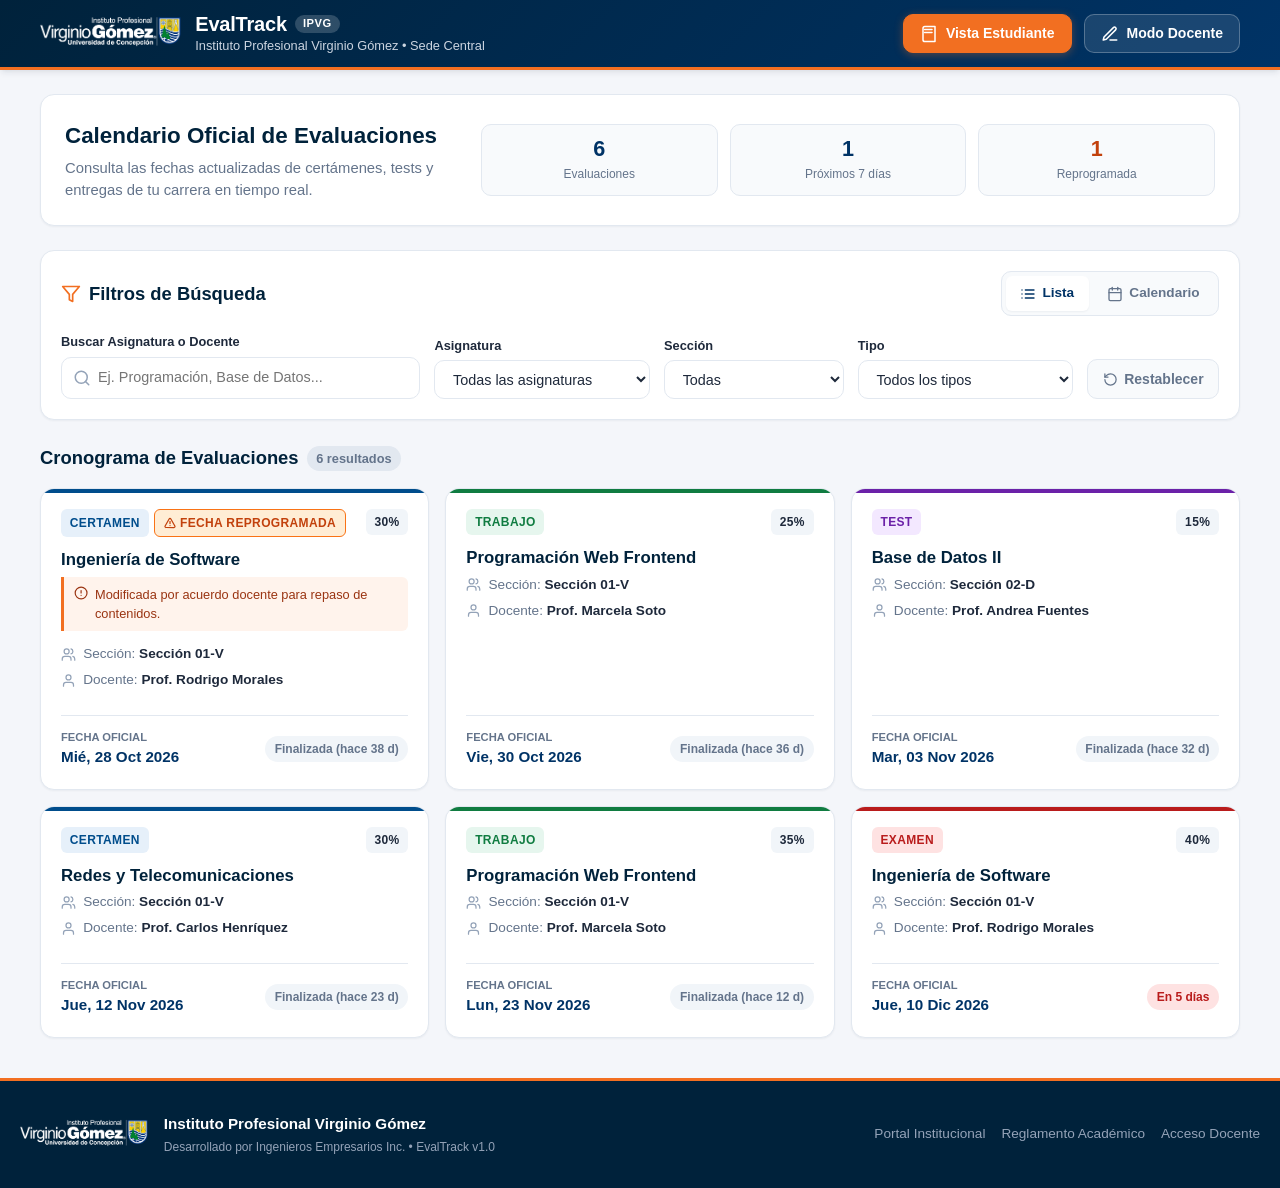
<file: index.html>
<!DOCTYPE html>
<html lang="es">
<head>
  <meta charset="UTF-8">
  <meta name="viewport" content="width=device-width, initial-scale=1.0">
  <meta name="description" content="EvalTrack - Calendario oficial y centralizado de evaluaciones para estudiantes del Instituto Profesional Virginio Gómez.">
  <title>EvalTrack | Portal Estudiante - IP Virginio Gómez</title>
  <link rel="stylesheet" href="css/styles.css">
</head>
<body>

  <!-- ======================================================================
       HEADER INSTITUCIONAL - IP VIRGINIO GÓMEZ
       ====================================================================== -->
  <header class="header-institucional">
    <div class="header-container">
      <div class="brand-section">
        <div class="brand-logo-icon" title="Instituto Profesional Virginio Gómez">
          <img src="logo-ipvg.png" alt="Instituto Profesional Virginio Gómez" class="logo-ipvg">
        </div>
        <div class="brand-text">
          <h1>
            EvalTrack
            <span class="badge-brand">IPVG</span>
          </h1>
          <p>Instituto Profesional Virginio Gómez &bull; Sede Central</p>
        </div>
      </div>

      <nav class="header-nav" aria-label="Navegación principal">
        <a href="index.html" class="nav-link-btn btn-active-role" aria-current="page">
          <svg width="18" height="18" viewBox="0 0 24 24" fill="none" stroke="currentColor" stroke-width="2" stroke-linecap="round" stroke-linejoin="round">
            <path d="M4 19.5v-15A2.5 2.5 0 0 1 6.5 2H20v20H6.5a2.5 2.5 0 0 1-2.5-2.5Z"/>
            <path d="M6 6h10"/>
            <path d="M6 10h10"/>
          </svg>
          <span>Vista Estudiante</span>
        </a>
        <a href="docente.html" class="nav-link-btn">
          <svg width="18" height="18" viewBox="0 0 24 24" fill="none" stroke="currentColor" stroke-width="2" stroke-linecap="round" stroke-linejoin="round">
            <path d="M12 20h9"/>
            <path d="M16.5 3.5a2.12 2.12 0 0 1 3 3L7 19l-4 1 1-4Z"/>
          </svg>
          <span>Modo Docente</span>
        </a>
      </nav>
    </div>
  </header>

  <!-- ======================================================================
       CONTENIDO PRINCIPAL
       ====================================================================== -->
  <main class="main-wrapper">
    
    <!-- Hero / Resumen del Semestre -->
    <section class="hero-banner" aria-labelledby="hero-title">
      <div class="hero-info">
        <h2 id="hero-title">Calendario Oficial de Evaluaciones</h2>
        <p>Consulta las fechas actualizadas de certámenes, tests y entregas de tu carrera en tiempo real.</p>
      </div>
      <div class="hero-stats">
        <div class="stat-card">
          <div class="stat-value">6</div>
          <div class="stat-label">Evaluaciones</div>
        </div>
        <div class="stat-card">
          <div class="stat-value">2</div>
          <div class="stat-label">Próximos 7 días</div>
        </div>
        <div class="stat-card">
          <div class="stat-value warning">1</div>
          <div class="stat-label">Reprogramada</div>
        </div>
      </div>
    </section>

    <!-- Barra de Filtros, Búsqueda y Selector de Vista (RF-02, RF-07) -->
    <section class="controls-card" aria-label="Filtros y opciones de visualización">
      <div class="controls-header">
        <div class="section-title-bar" style="margin-bottom: 0;">
          <h3>
            <svg width="20" height="20" viewBox="0 0 24 24" fill="none" stroke="currentColor" stroke-width="2" stroke-linecap="round" stroke-linejoin="round" style="color: var(--ipvg-orange);">
              <polygon points="22 3 2 3 10 12.46 10 19 14 21 14 12.46 22 3"/>
            </svg>
            Filtros de Búsqueda
          </h3>
        </div>

        <!-- Conmutador Lista / Calendario (RF-07) -->
        <div class="view-toggles" role="tablist" aria-label="Cambio de visualización">
          <button type="button" class="view-btn active" role="tab" aria-selected="true" id="btn-view-list">
            <svg width="16" height="16" viewBox="0 0 24 24" fill="none" stroke="currentColor" stroke-width="2" stroke-linecap="round" stroke-linejoin="round">
              <line x1="8" y1="6" x2="21" y2="6"/>
              <line x1="8" y1="12" x2="21" y2="12"/>
              <line x1="8" y1="18" x2="21" y2="18"/>
              <line x1="3" y1="6" x2="3.01" y2="6"/>
              <line x1="3" y1="12" x2="3.01" y2="12"/>
              <line x1="3" y1="18" x2="3.01" y2="18"/>
            </svg>
            <span>Lista</span>
          </button>
          <button type="button" class="view-btn" role="tab" aria-selected="false" id="btn-view-cal">
            <svg width="16" height="16" viewBox="0 0 24 24" fill="none" stroke="currentColor" stroke-width="2" stroke-linecap="round" stroke-linejoin="round">
              <rect x="3" y="4" width="18" height="18" rx="2" ry="2"/>
              <line x1="16" y1="2" x2="16" y2="6"/>
              <line x1="8" y1="2" x2="8" y2="6"/>
              <line x1="3" y1="10" x2="21" y2="10"/>
            </svg>
            <span>Calendario</span>
          </button>
        </div>
      </div>

      <!-- Formulario de Filtros Dinámicos -->
      <form class="filter-grid" id="filter-form" onsubmit="return false;">
        <!-- Buscador por texto -->
        <div class="form-group">
          <label for="search-input" class="form-label">Buscar Asignatura o Docente</label>
          <div class="input-with-icon">
            <svg viewBox="0 0 24 24" fill="none" stroke="currentColor" stroke-width="2" stroke-linecap="round" stroke-linejoin="round">
              <circle cx="11" cy="11" r="8"/>
              <line x1="21" y1="21" x2="16.65" y2="16.65"/>
            </svg>
            <input type="text" id="search-input" class="input-control" placeholder="Ej. Programación, Base de Datos...">
          </div>
        </div>

        <!-- Filtro por Asignatura -->
        <div class="form-group">
          <label for="filter-asignatura" class="form-label">Asignatura</label>
          <select id="filter-asignatura" class="select-control">
            <option value="all">Todas las asignaturas</option>
            <option value="Ingeniería de Software">Ingeniería de Software</option>
            <option value="Programación Web Frontend">Programación Web Frontend</option>
            <option value="Base de Datos II">Base de Datos II</option>
            <option value="Redes y Telecomunicaciones">Redes y Telecomunicaciones</option>
          </select>
        </div>

        <!-- Filtro por Sección -->
        <div class="form-group">
          <label for="filter-seccion" class="form-label">Sección</label>
          <select id="filter-seccion" class="select-control">
            <option value="all">Todas</option>
            <option value="Sección 01-V">Sección 01-V</option>
            <option value="Sección 02-D">Sección 02-D</option>
          </select>
        </div>

        <!-- Filtro por Tipo de Evaluación -->
        <div class="form-group">
          <label for="filter-tipo" class="form-label">Tipo</label>
          <select id="filter-tipo" class="select-control">
            <option value="all">Todos los tipos</option>
            <option value="Certamen">Certamen</option>
            <option value="Trabajo">Trabajo / Proyecto</option>
            <option value="Test">Test Corto</option>
            <option value="Examen">Examen</option>
          </select>
        </div>

        <!-- Botón para limpiar filtros -->
        <div class="form-group">
          <button type="button" class="btn-secondary" id="btn-reset-filters">
            <svg width="15" height="15" viewBox="0 0 24 24" fill="none" stroke="currentColor" stroke-width="2" stroke-linecap="round" stroke-linejoin="round">
              <path d="M3 12a9 9 0 1 0 9-9 9.75 9.75 0 0 0-6.74 2.74L3 8"/>
              <path d="M3 3v5h5"/>
            </svg>
            <span>Restablecer</span>
          </button>
        </div>
      </form>
    </section>

    <!-- ======================================================================
         VISTA 1: LISTADO EN TARJETAS CRONOLÓGICAS (RF-01, RF-03)
         ====================================================================== -->
    <section class="eval-section" id="view-cards-container" aria-labelledby="list-title">
      <div class="section-title-bar">
        <h3 id="list-title">
          <span>Cronograma de Evaluaciones</span>
          <span class="eval-counter">6 resultados</span>
        </h3>
      </div>

      <div class="eval-cards-grid">

        <!-- Tarjeta 1: Certamen (Reprogramada - RF-03) -->
        <article class="eval-card tipo-certamen">
          <div>
            <div class="card-top">
              <div class="badges-group">
                <span class="badge badge-tipo-certamen">Certamen 1</span>
                <!-- Indicador visual de reprogramación -->
                <span class="badge badge-reprogramada">
                  <svg width="12" height="12" viewBox="0 0 24 24" fill="none" stroke="currentColor" stroke-width="2.5" stroke-linecap="round" stroke-linejoin="round">
                    <path d="m21.73 18-8-14a2 2 0 0 0-3.48 0l-8 14A2 2 0 0 0 4 21h16a2 2 0 0 0 1.73-3Z"/>
                    <line x1="12" y1="9" x2="12" y2="13"/>
                    <line x1="12" y1="17" x2="12.01" y2="17"/>
                  </svg>
                  Fecha Reprogramada
                </span>
              </div>
              <span class="badge badge-ponderacion">30%</span>
            </div>

            <h4 class="card-title">Ingeniería de Software</h4>

            <!-- Mensaje de aviso de reprogramación para el estudiante -->
            <div class="reprogramada-notice">
              <svg width="16" height="16" viewBox="0 0 24 24" fill="none" stroke="currentColor" stroke-width="2" stroke-linecap="round" stroke-linejoin="round">
                <circle cx="12" cy="12" r="10"/>
                <line x1="12" y1="8" x2="12" y2="12"/>
                <line x1="12" y1="16" x2="12.01" y2="16"/>
              </svg>
              <span>Atención: Modificada del 24 de Octubre al 28 de Octubre por acuerdo docente.</span>
            </div>

            <div class="card-meta-list">
              <div class="meta-item">
                <svg viewBox="0 0 24 24" fill="none" stroke="currentColor" stroke-width="2" stroke-linecap="round" stroke-linejoin="round">
                  <path d="M16 21v-2a4 4 0 0 0-4-4H6a4 4 0 0 0-4 4v2"/>
                  <circle cx="9" cy="7" r="4"/>
                  <path d="M22 21v-2a4 4 0 0 0-3-3.87"/>
                  <path d="M16 3.13a4 4 0 0 1 0 7.75"/>
                </svg>
                <span>Sección: <strong>Sección 01-V</strong></span>
              </div>
              <div class="meta-item">
                <svg viewBox="0 0 24 24" fill="none" stroke="currentColor" stroke-width="2" stroke-linecap="round" stroke-linejoin="round">
                  <path d="M20 21v-2a4 4 0 0 0-4-4H8a4 4 0 0 0-4 4v2"/>
                  <circle cx="12" cy="7" r="4"/>
                </svg>
                <span>Docente: <strong>Prof. Rodrigo Morales</strong></span>
              </div>
            </div>
          </div>

          <div class="card-footer-info">
            <div class="fecha-box">
              <span class="fecha-label">Fecha Oficial</span>
              <span class="fecha-valor">Mié, 28 Oct 2026</span>
            </div>
            <div class="dias-restantes-pill urgente">En 6 días</div>
          </div>
        </article>

        <!-- Tarjeta 2: Trabajo Práctico -->
        <article class="eval-card tipo-trabajo">
          <div>
            <div class="card-top">
              <div class="badges-group">
                <span class="badge badge-tipo-trabajo">Trabajo 1</span>
              </div>
              <span class="badge badge-ponderacion">25%</span>
            </div>

            <h4 class="card-title">Programación Web Frontend</h4>

            <div class="card-meta-list">
              <div class="meta-item">
                <svg viewBox="0 0 24 24" fill="none" stroke="currentColor" stroke-width="2" stroke-linecap="round" stroke-linejoin="round">
                  <path d="M16 21v-2a4 4 0 0 0-4-4H6a4 4 0 0 0-4 4v2"/>
                  <circle cx="9" cy="7" r="4"/>
                  <path d="M22 21v-2a4 4 0 0 0-3-3.87"/>
                  <path d="M16 3.13a4 4 0 0 1 0 7.75"/>
                </svg>
                <span>Sección: <strong>Sección 01-V</strong></span>
              </div>
              <div class="meta-item">
                <svg viewBox="0 0 24 24" fill="none" stroke="currentColor" stroke-width="2" stroke-linecap="round" stroke-linejoin="round">
                  <path d="M20 21v-2a4 4 0 0 0-4-4H8a4 4 0 0 0-4 4v2"/>
                  <circle cx="12" cy="7" r="4"/>
                </svg>
                <span>Docente: <strong>Prof. Marcela Soto</strong></span>
              </div>
            </div>
          </div>

          <div class="card-footer-info">
            <div class="fecha-box">
              <span class="fecha-label">Fecha Oficial</span>
              <span class="fecha-valor">Vie, 30 Oct 2026</span>
            </div>
            <div class="dias-restantes-pill proximo">En 8 días</div>
          </div>
        </article>

        <!-- Tarjeta 3: Test Corto -->
        <article class="eval-card tipo-test">
          <div>
            <div class="card-top">
              <div class="badges-group">
                <span class="badge badge-tipo-test">Test 2</span>
              </div>
              <span class="badge badge-ponderacion">15%</span>
            </div>

            <h4 class="card-title">Base de Datos II</h4>

            <div class="card-meta-list">
              <div class="meta-item">
                <svg viewBox="0 0 24 24" fill="none" stroke="currentColor" stroke-width="2" stroke-linecap="round" stroke-linejoin="round">
                  <path d="M16 21v-2a4 4 0 0 0-4-4H6a4 4 0 0 0-4 4v2"/>
                  <circle cx="9" cy="7" r="4"/>
                  <path d="M22 21v-2a4 4 0 0 0-3-3.87"/>
                  <path d="M16 3.13a4 4 0 0 1 0 7.75"/>
                </svg>
                <span>Sección: <strong>Sección 02-D</strong></span>
              </div>
              <div class="meta-item">
                <svg viewBox="0 0 24 24" fill="none" stroke="currentColor" stroke-width="2" stroke-linecap="round" stroke-linejoin="round">
                  <path d="M20 21v-2a4 4 0 0 0-4-4H8a4 4 0 0 0-4 4v2"/>
                  <circle cx="12" cy="7" r="4"/>
                </svg>
                <span>Docente: <strong>Prof. Andrea Fuentes</strong></span>
              </div>
            </div>
          </div>

          <div class="card-footer-info">
            <div class="fecha-box">
              <span class="fecha-label">Fecha Oficial</span>
              <span class="fecha-valor">Mar, 03 Nov 2026</span>
            </div>
            <div class="dias-restantes-pill">En 12 días</div>
          </div>
        </article>

        <!-- Tarjeta 4: Certamen 2 -->
        <article class="eval-card tipo-certamen">
          <div>
            <div class="card-top">
              <div class="badges-group">
                <span class="badge badge-tipo-certamen">Certamen 2</span>
              </div>
              <span class="badge badge-ponderacion">30%</span>
            </div>

            <h4 class="card-title">Redes y Telecomunicaciones</h4>

            <div class="card-meta-list">
              <div class="meta-item">
                <svg viewBox="0 0 24 24" fill="none" stroke="currentColor" stroke-width="2" stroke-linecap="round" stroke-linejoin="round">
                  <path d="M16 21v-2a4 4 0 0 0-4-4H6a4 4 0 0 0-4 4v2"/>
                  <circle cx="9" cy="7" r="4"/>
                  <path d="M22 21v-2a4 4 0 0 0-3-3.87"/>
                  <path d="M16 3.13a4 4 0 0 1 0 7.75"/>
                </svg>
                <span>Sección: <strong>Sección 01-V</strong></span>
              </div>
              <div class="meta-item">
                <svg viewBox="0 0 24 24" fill="none" stroke="currentColor" stroke-width="2" stroke-linecap="round" stroke-linejoin="round">
                  <path d="M20 21v-2a4 4 0 0 0-4-4H8a4 4 0 0 0-4 4v2"/>
                  <circle cx="12" cy="7" r="4"/>
                </svg>
                <span>Docente: <strong>Prof. Carlos Henríquez</strong></span>
              </div>
            </div>
          </div>

          <div class="card-footer-info">
            <div class="fecha-box">
              <span class="fecha-label">Fecha Oficial</span>
              <span class="fecha-valor">Jue, 12 Nov 2026</span>
            </div>
            <div class="dias-restantes-pill">En 21 días</div>
          </div>
        </article>

        <!-- Tarjeta 5: Trabajo Final -->
        <article class="eval-card tipo-trabajo">
          <div>
            <div class="card-top">
              <div class="badges-group">
                <span class="badge badge-tipo-trabajo">Trabajo Final</span>
              </div>
              <span class="badge badge-ponderacion">35%</span>
            </div>

            <h4 class="card-title">Programación Web Frontend</h4>

            <div class="card-meta-list">
              <div class="meta-item">
                <svg viewBox="0 0 24 24" fill="none" stroke="currentColor" stroke-width="2" stroke-linecap="round" stroke-linejoin="round">
                  <path d="M16 21v-2a4 4 0 0 0-4-4H6a4 4 0 0 0-4 4v2"/>
                  <circle cx="9" cy="7" r="4"/>
                  <path d="M22 21v-2a4 4 0 0 0-3-3.87"/>
                  <path d="M16 3.13a4 4 0 0 1 0 7.75"/>
                </svg>
                <span>Sección: <strong>Sección 01-V</strong></span>
              </div>
              <div class="meta-item">
                <svg viewBox="0 0 24 24" fill="none" stroke="currentColor" stroke-width="2" stroke-linecap="round" stroke-linejoin="round">
                  <path d="M20 21v-2a4 4 0 0 0-4-4H8a4 4 0 0 0-4 4v2"/>
                  <circle cx="12" cy="7" r="4"/>
                </svg>
                <span>Docente: <strong>Prof. Marcela Soto</strong></span>
              </div>
            </div>
          </div>

          <div class="card-footer-info">
            <div class="fecha-box">
              <span class="fecha-label">Fecha Oficial</span>
              <span class="fecha-valor">Lun, 23 Nov 2026</span>
            </div>
            <div class="dias-restantes-pill">En 32 días</div>
          </div>
        </article>

        <!-- Tarjeta 6: Examen Final -->
        <article class="eval-card tipo-examen">
          <div>
            <div class="card-top">
              <div class="badges-group">
                <span class="badge badge-tipo-examen">Examen</span>
              </div>
              <span class="badge badge-ponderacion">40%</span>
            </div>

            <h4 class="card-title">Ingeniería de Software</h4>

            <div class="card-meta-list">
              <div class="meta-item">
                <svg viewBox="0 0 24 24" fill="none" stroke="currentColor" stroke-width="2" stroke-linecap="round" stroke-linejoin="round">
                  <path d="M16 21v-2a4 4 0 0 0-4-4H6a4 4 0 0 0-4 4v2"/>
                  <circle cx="9" cy="7" r="4"/>
                  <path d="M22 21v-2a4 4 0 0 0-3-3.87"/>
                  <path d="M16 3.13a4 4 0 0 1 0 7.75"/>
                </svg>
                <span>Sección: <strong>Sección 01-V</strong></span>
              </div>
              <div class="meta-item">
                <svg viewBox="0 0 24 24" fill="none" stroke="currentColor" stroke-width="2" stroke-linecap="round" stroke-linejoin="round">
                  <path d="M20 21v-2a4 4 0 0 0-4-4H8a4 4 0 0 0-4 4v2"/>
                  <circle cx="12" cy="7" r="4"/>
                </svg>
                <span>Docente: <strong>Prof. Rodrigo Morales</strong></span>
              </div>
            </div>
          </div>

          <div class="card-footer-info">
            <div class="fecha-box">
              <span class="fecha-label">Fecha Oficial</span>
              <span class="fecha-valor">Jue, 10 Dic 2026</span>
            </div>
            <div class="dias-restantes-pill">En 49 días</div>
          </div>
        </article>

      </div>
    </section>

    <!-- ======================================================================
         VISTA 2: CALENDARIO MENSUAL (RF-07)
         ====================================================================== -->
    <section class="calendar-view-container" id="view-calendar-container" aria-label="Vista de calendario mensual" style="display: none;">
      <div class="calendar-header">
        <div class="calendar-title-group">
          <svg width="24" height="24" viewBox="0 0 24 24" fill="none" stroke="currentColor" stroke-width="2" stroke-linecap="round" stroke-linejoin="round" style="color: var(--ipvg-blue-primary);">
            <rect x="3" y="4" width="18" height="18" rx="2" ry="2"/>
            <line x1="16" y1="2" x2="16" y2="6"/>
            <line x1="8" y1="2" x2="8" y2="6"/>
            <line x1="3" y1="10" x2="21" y2="10"/>
          </svg>
          <h3 class="calendar-month-title">Octubre 2026</h3>
        </div>

        <div class="calendar-nav-controls">
          <button type="button" class="cal-nav-btn" aria-label="Mes anterior">&larr; Anterior</button>
          <button type="button" class="cal-nav-btn" aria-label="Mes actual">Hoy</button>
          <button type="button" class="cal-nav-btn" aria-label="Mes siguiente">Siguiente &rarr;</button>
        </div>
      </div>

      <!-- Cuadrícula 7 Columnas (Lunes a Domingo) -->
      <div class="calendar-grid">
        <!-- Cabeceras de días -->
        <div class="calendar-day-header">Lun</div>
        <div class="calendar-day-header">Mar</div>
        <div class="calendar-day-header">Mié</div>
        <div class="calendar-day-header">Jue</div>
        <div class="calendar-day-header">Vie</div>
        <div class="calendar-day-header">Sáb</div>
        <div class="calendar-day-header">Dom</div>

        <!-- Fila 1 (Sept/Oct) -->
        <div class="calendar-day-cell other-month"><span class="day-number">28</span></div>
        <div class="calendar-day-cell other-month"><span class="day-number">29</span></div>
        <div class="calendar-day-cell other-month"><span class="day-number">30</span></div>
        <div class="calendar-day-cell"><span class="day-number">1</span></div>
        <div class="calendar-day-cell"><span class="day-number">2</span></div>
        <div class="calendar-day-cell"><span class="day-number">3</span></div>
        <div class="calendar-day-cell"><span class="day-number">4</span></div>

        <!-- Fila 2 -->
        <div class="calendar-day-cell"><span class="day-number">5</span></div>
        <div class="calendar-day-cell"><span class="day-number">6</span></div>
        <div class="calendar-day-cell"><span class="day-number">7</span></div>
        <div class="calendar-day-cell"><span class="day-number">8</span></div>
        <div class="calendar-day-cell"><span class="day-number">9</span></div>
        <div class="calendar-day-cell"><span class="day-number">10</span></div>
        <div class="calendar-day-cell"><span class="day-number">11</span></div>

        <!-- Fila 3 -->
        <div class="calendar-day-cell"><span class="day-number">12</span></div>
        <div class="calendar-day-cell"><span class="day-number">13</span></div>
        <div class="calendar-day-cell"><span class="day-number">14</span></div>
        <div class="calendar-day-cell"><span class="day-number">15</span></div>
        <div class="calendar-day-cell"><span class="day-number">16</span></div>
        <div class="calendar-day-cell"><span class="day-number">17</span></div>
        <div class="calendar-day-cell"><span class="day-number">18</span></div>

        <!-- Fila 4 -->
        <div class="calendar-day-cell"><span class="day-number">19</span></div>
        <div class="calendar-day-cell"><span class="day-number">20</span></div>
        <div class="calendar-day-cell"><span class="day-number">21</span></div>
        <!-- Día de hoy -->
        <div class="calendar-day-cell is-today">
          <div class="day-cell-top">
            <span class="day-number">22</span>
            <small style="font-size: 0.65rem; color: #16a34a; font-weight:700;">HOY</small>
          </div>
        </div>
        <div class="calendar-day-cell"><span class="day-number">23</span></div>
        <div class="calendar-day-cell"><span class="day-number">24</span></div>
        <div class="calendar-day-cell"><span class="day-number">25</span></div>

        <!-- Fila 5 -->
        <div class="calendar-day-cell"><span class="day-number">26</span></div>
        <div class="calendar-day-cell"><span class="day-number">27</span></div>
        <div class="calendar-day-cell">
          <div class="day-cell-top">
            <span class="day-number">28</span>
          </div>
          <div class="day-events">
            <span class="cal-event-pill tipo-certamen reprogramada" title="Ing. de Software (Reprogramado)">
              &#9888; Certamen 1 (Ing. Soft.)
            </span>
          </div>
        </div>
        <div class="calendar-day-cell"><span class="day-number">29</span></div>
        <div class="calendar-day-cell">
          <div class="day-cell-top">
            <span class="day-number">30</span>
          </div>
          <div class="day-events">
            <span class="cal-event-pill tipo-trabajo" title="Programación Web Frontend">
              Trabajo 1 (Prog. Web)
            </span>
          </div>
        </div>
        <div class="calendar-day-cell"><span class="day-number">31</span></div>
        <div class="calendar-day-cell other-month"><span class="day-number">1</span></div>
      </div>
    </section>

  </main>

  <!-- ======================================================================
       FOOTER INSTITUCIONAL
       ====================================================================== -->
  <footer class="footer-institucional">
    <div class="footer-container">
      <div class="footer-brand">
        <div class="footer-logo-container" title="Instituto Profesional Virginio Gómez">
          <img src="logo-ipvg.png" alt="Instituto Profesional Virginio Gómez" class="footer-logo-ipvg">
        </div>
        <div class="footer-text">
          <strong>Instituto Profesional Virginio Gómez</strong>
          <p>Desarrollado por Ingenieros Empresarios Inc. &bull; EvalTrack v1.0</p>
        </div>
      </div>

      <nav class="footer-links" aria-label="Enlaces institucionales">
        <a href="https://www.virginiogomez.cl" target="_blank" rel="noopener">Portal Institucional</a>
        <a href="#">Reglamento Académico</a>
        <a href="docente.html">Acceso Docente</a>
      </nav>
    </div>
  </footer>

  <!-- Script con la lógica de negocio, persistencia y filtros de EvalTrack -->
  <script src="js/evaltrack.js"></script>
</body>
</html>
</file>
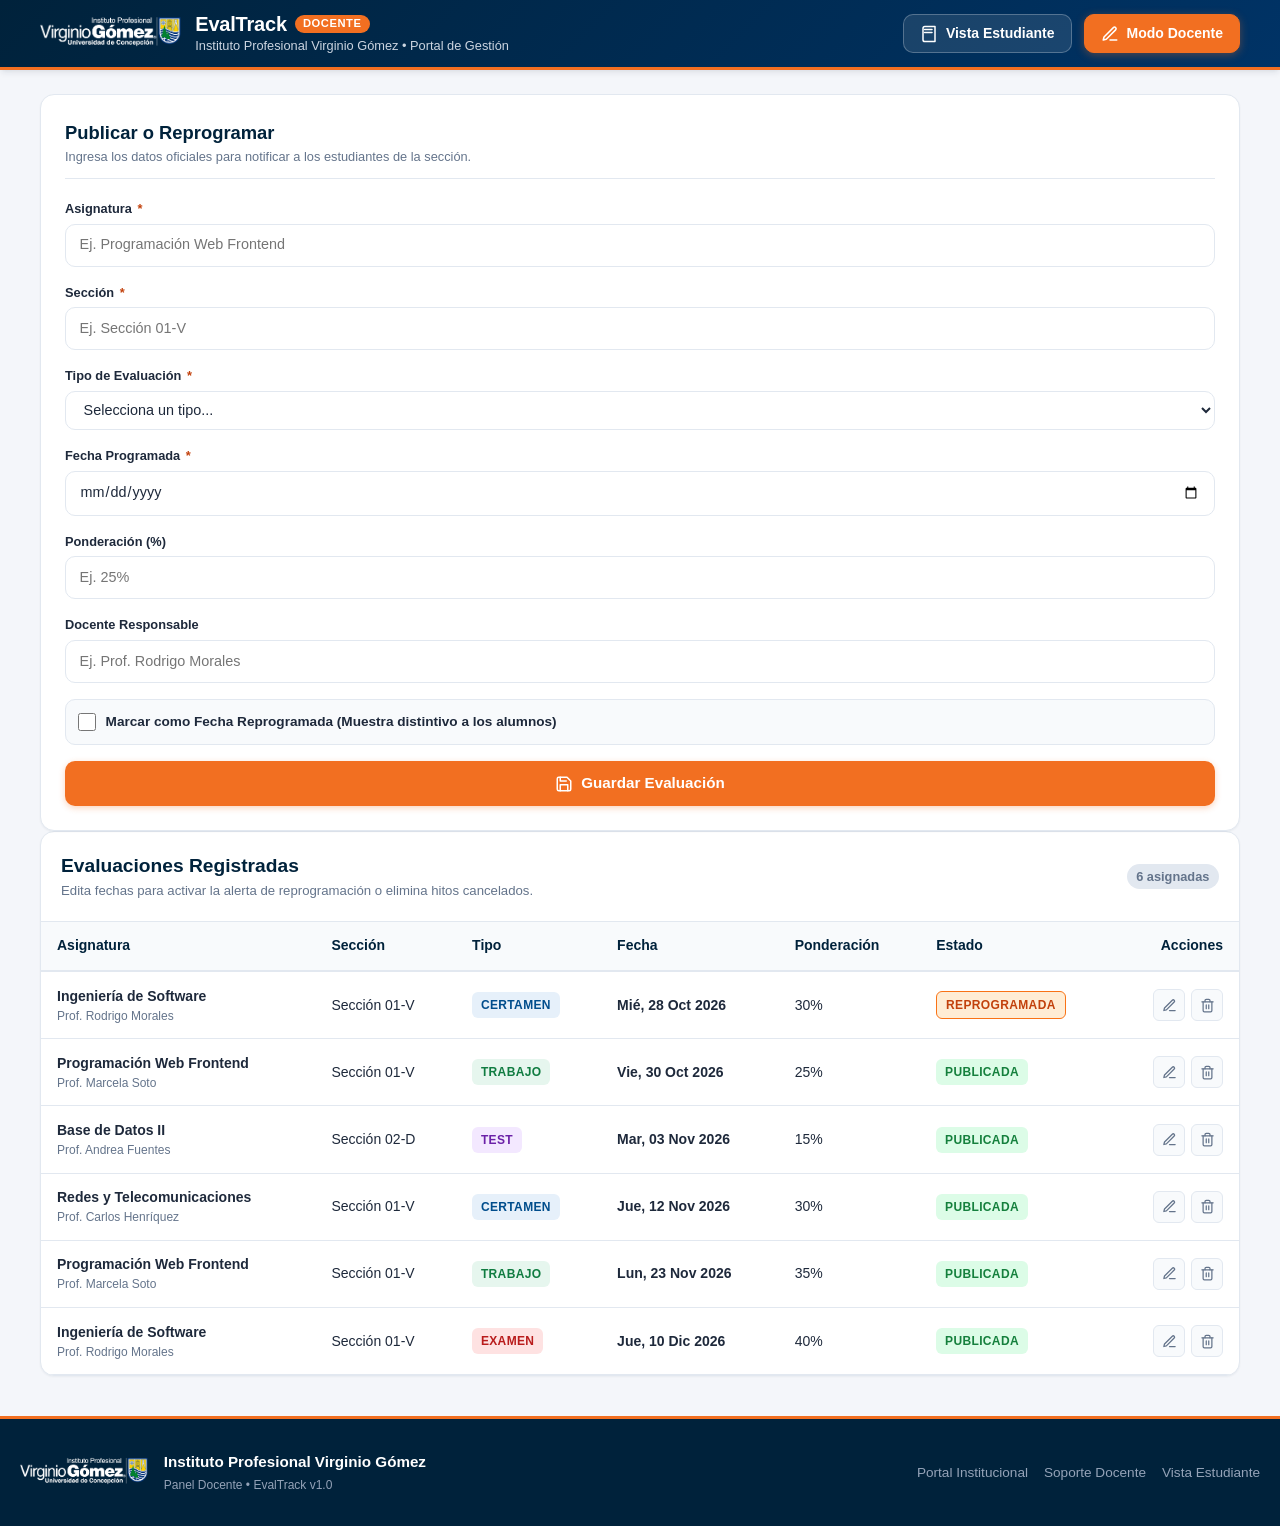
<file: docente.html>
<!DOCTYPE html>
<html lang="es">
<head>
  <meta charset="UTF-8">
  <meta name="viewport" content="width=device-width, initial-scale=1.0">
  <meta name="description" content="EvalTrack - Panel de gestión y reprogramación de evaluaciones para docentes del Instituto Profesional Virginio Gómez.">
  <title>EvalTrack | Gestión Docente - IP Virginio Gómez</title>
  <link rel="stylesheet" href="css/styles.css">
</head>
<body>

  <!-- ======================================================================
       HEADER INSTITUCIONAL - IP VIRGINIO GÓMEZ
       ====================================================================== -->
  <header class="header-institucional">
    <div class="header-container">
      <div class="brand-section">
        <div class="brand-logo-icon" title="Instituto Profesional Virginio Gómez">
          <img src="logo-ipvg.png" alt="Instituto Profesional Virginio Gómez" class="logo-ipvg">
        </div>
        <div class="brand-text">
          <h1>
            EvalTrack
            <span class="badge-brand" style="background: var(--ipvg-orange);">DOCENTE</span>
          </h1>
          <p>Instituto Profesional Virginio Gómez &bull; Portal de Gestión</p>
        </div>
      </div>

      <nav class="header-nav" aria-label="Navegación principal">
        <a href="index.html" class="nav-link-btn">
          <svg width="18" height="18" viewBox="0 0 24 24" fill="none" stroke="currentColor" stroke-width="2" stroke-linecap="round" stroke-linejoin="round">
            <path d="M4 19.5v-15A2.5 2.5 0 0 1 6.5 2H20v20H6.5a2.5 2.5 0 0 1-2.5-2.5Z"/>
            <path d="M6 6h10"/>
            <path d="M6 10h10"/>
          </svg>
          <span>Vista Estudiante</span>
        </a>
        <a href="docente.html" class="nav-link-btn btn-active-role" aria-current="page">
          <svg width="18" height="18" viewBox="0 0 24 24" fill="none" stroke="currentColor" stroke-width="2" stroke-linecap="round" stroke-linejoin="round">
            <path d="M12 20h9"/>
            <path d="M16.5 3.5a2.12 2.12 0 0 1 3 3L7 19l-4 1 1-4Z"/>
          </svg>
          <span>Modo Docente</span>
        </a>
      </nav>
    </div>
  </header>

  <!-- ======================================================================
       CONTENIDO PRINCIPAL - PANEL DOCENTE (RF-04, RF-05, RF-06)
       ====================================================================== -->
  <main class="main-wrapper">

    <div class="docente-layout">

      <!-- ==================================================================
           COLUMNA IZQUIERDA: FORMULARIO DE REGISTRO / EDICIÓN (RF-04, RF-05)
           ================================================================== -->
      <aside class="form-card" aria-labelledby="form-heading">
        <div class="form-card-header">
          <h3 id="form-heading">Publicar o Reprogramar</h3>
          <p>Ingresa los datos oficiales para notificar a los estudiantes de la sección.</p>
        </div>

        <form id="eval-form" class="form-body">
          <input type="hidden" id="eval-id" value="">

          <!-- Asignatura -->
          <div class="form-group">
            <label for="eval-asignatura" class="form-label">
              <span>Asignatura</span>
              <span style="color: var(--badge-reprogramada);">*</span>
            </label>
            <input type="text" id="eval-asignatura" class="input-control" placeholder="Ej. Programación Web Frontend" required>
          </div>

          <!-- Sección -->
          <div class="form-group">
            <label for="eval-seccion" class="form-label">
              <span>Sección</span>
              <span style="color: var(--badge-reprogramada);">*</span>
            </label>
            <input type="text" id="eval-seccion" class="input-control" placeholder="Ej. Sección 01-V" required>
          </div>

          <!-- Tipo de Evaluación -->
          <div class="form-group">
            <label for="eval-tipo" class="form-label">
              <span>Tipo de Evaluación</span>
              <span style="color: var(--badge-reprogramada);">*</span>
            </label>
            <select id="eval-tipo" class="select-control" required>
              <option value="">Selecciona un tipo...</option>
              <option value="Certamen">Certamen</option>
              <option value="Trabajo">Trabajo / Proyecto</option>
              <option value="Test">Test Corto</option>
              <option value="Examen">Examen</option>
            </select>
          </div>

          <!-- Fecha Oficial -->
          <div class="form-group">
            <label for="eval-fecha" class="form-label">
              <span>Fecha Programada</span>
              <span style="color: var(--badge-reprogramada);">*</span>
            </label>
            <input type="date" id="eval-fecha" class="input-control" required>
          </div>

          <!-- Ponderación -->
          <div class="form-group">
            <label for="eval-ponderacion" class="form-label">Ponderación (%)</label>
            <input type="text" id="eval-ponderacion" class="input-control" placeholder="Ej. 25%">
          </div>

          <!-- Docente / Autor -->
          <div class="form-group">
            <label for="eval-autor" class="form-label">Docente Responsable</label>
            <input type="text" id="eval-autor" class="input-control" placeholder="Ej. Prof. Rodrigo Morales">
          </div>

          <!-- Checkbox Reprogramada (RF-03, RF-05) -->
          <div class="checkbox-toggle-container">
            <input type="checkbox" id="eval-reprogramada">
            <label for="eval-reprogramada" class="checkbox-label">
              Marcar como <strong>Fecha Reprogramada</strong> (Muestra distintivo a los alumnos)
            </label>
          </div>

          <!-- Botón de Envío -->
          <button type="submit" class="btn-primary" id="btn-save-eval">
            <svg width="18" height="18" viewBox="0 0 24 24" fill="none" stroke="currentColor" stroke-width="2" stroke-linecap="round" stroke-linejoin="round">
              <path d="M19 21H5a2 2 0 0 1-2-2V5a2 2 0 0 1 2-2h11l5 5v11a2 2 0 0 1-2 2z"/>
              <polyline points="17 21 17 13 7 13 7 21"/>
              <polyline points="7 3 7 8 15 8"/>
            </svg>
            <span>Guardar Evaluación</span>
          </button>
        </form>
      </aside>

      <!-- ==================================================================
           COLUMNA DERECHA: TABLA DE GESTIÓN Y REPROGRAMACIÓN (RF-05, RF-06)
           ================================================================== -->
      <section class="table-card" aria-labelledby="table-heading">
        <div class="controls-header" style="padding: 1.25rem; border-bottom: 1px solid var(--border-light); margin-bottom: 0;">
          <div>
            <h3 id="table-heading" style="font-size: 1.2rem; color: var(--ipvg-blue-dark); font-weight: 700;">
              Evaluaciones Registradas
            </h3>
            <p style="font-size: 0.825rem; color: var(--text-muted);">
              Edita fechas para activar la alerta de reprogramación o elimina hitos cancelados.
            </p>
          </div>
          <span class="eval-counter">4 asignadas</span>
        </div>

        <div class="table-responsive-wrapper">
          <table class="table-gestion">
            <thead>
              <tr>
                <th>Asignatura</th>
                <th>Sección</th>
                <th>Tipo</th>
                <th>Fecha</th>
                <th>Ponderación</th>
                <th>Estado</th>
                <th style="text-align: right;">Acciones</th>
              </tr>
            </thead>
            <tbody>
              <!-- Fila 1 -->
              <tr>
                <td data-label="Asignatura">
                  <strong>Ingeniería de Software</strong>
                  <div style="font-size: 0.75rem; color: var(--text-muted);">Prof. Rodrigo Morales</div>
                </td>
                <td data-label="Sección">Sección 01-V</td>
                <td data-label="Tipo">
                  <span class="badge badge-tipo-certamen">Certamen 1</span>
                </td>
                <td data-label="Fecha">
                  <span style="font-weight: 700;">28-10-2026</span>
                </td>
                <td data-label="Ponderación">30%</td>
                <td data-label="Estado">
                  <span class="badge badge-reprogramada">Reprogramada</span>
                </td>
                <td data-label="Acciones">
                  <div class="action-buttons-group" style="justify-content: flex-end;">
                    <button type="button" class="btn-action-icon" title="Editar evaluación" aria-label="Editar">
                      <svg width="15" height="15" viewBox="0 0 24 24" fill="none" stroke="currentColor" stroke-width="2" stroke-linecap="round" stroke-linejoin="round">
                        <path d="M12 20h9"/>
                        <path d="M16.5 3.5a2.12 2.12 0 0 1 3 3L7 19l-4 1 1-4Z"/>
                      </svg>
                    </button>
                    <button type="button" class="btn-action-icon danger" title="Eliminar evaluación" aria-label="Eliminar">
                      <svg width="15" height="15" viewBox="0 0 24 24" fill="none" stroke="currentColor" stroke-width="2" stroke-linecap="round" stroke-linejoin="round">
                        <polyline points="3 6 5 6 21 6"/>
                        <path d="M19 6v14a2 2 0 0 1-2 2H7a2 2 0 0 1-2-2V6m3 0V4a2 2 0 0 1 2-2h4a2 2 0 0 1 2 2v2"/>
                        <line x1="10" y1="11" x2="10" y2="17"/>
                        <line x1="14" y1="11" x2="14" y2="17"/>
                      </svg>
                    </button>
                  </div>
                </td>
              </tr>

              <!-- Fila 2 -->
              <tr>
                <td data-label="Asignatura">
                  <strong>Programación Web Frontend</strong>
                  <div style="font-size: 0.75rem; color: var(--text-muted);">Prof. Marcela Soto</div>
                </td>
                <td data-label="Sección">Sección 01-V</td>
                <td data-label="Tipo">
                  <span class="badge badge-tipo-trabajo">Trabajo 1</span>
                </td>
                <td data-label="Fecha">
                  <span style="font-weight: 700;">30-10-2026</span>
                </td>
                <td data-label="Ponderación">25%</td>
                <td data-label="Estado">
                  <span class="badge" style="background: var(--badge-publicada-bg); color: var(--badge-publicada);">Publicada</span>
                </td>
                <td data-label="Acciones">
                  <div class="action-buttons-group" style="justify-content: flex-end;">
                    <button type="button" class="btn-action-icon" title="Editar evaluación" aria-label="Editar">
                      <svg width="15" height="15" viewBox="0 0 24 24" fill="none" stroke="currentColor" stroke-width="2" stroke-linecap="round" stroke-linejoin="round">
                        <path d="M12 20h9"/>
                        <path d="M16.5 3.5a2.12 2.12 0 0 1 3 3L7 19l-4 1 1-4Z"/>
                      </svg>
                    </button>
                    <button type="button" class="btn-action-icon danger" title="Eliminar evaluación" aria-label="Eliminar">
                      <svg width="15" height="15" viewBox="0 0 24 24" fill="none" stroke="currentColor" stroke-width="2" stroke-linecap="round" stroke-linejoin="round">
                        <polyline points="3 6 5 6 21 6"/>
                        <path d="M19 6v14a2 2 0 0 1-2 2H7a2 2 0 0 1-2-2V6m3 0V4a2 2 0 0 1 2-2h4a2 2 0 0 1 2 2v2"/>
                        <line x1="10" y1="11" x2="10" y2="17"/>
                        <line x1="14" y1="11" x2="14" y2="17"/>
                      </svg>
                    </button>
                  </div>
                </td>
              </tr>

              <!-- Fila 3 -->
              <tr>
                <td data-label="Asignatura">
                  <strong>Base de Datos II</strong>
                  <div style="font-size: 0.75rem; color: var(--text-muted);">Prof. Andrea Fuentes</div>
                </td>
                <td data-label="Sección">Sección 02-D</td>
                <td data-label="Tipo">
                  <span class="badge badge-tipo-test">Test 2</span>
                </td>
                <td data-label="Fecha">
                  <span style="font-weight: 700;">03-11-2026</span>
                </td>
                <td data-label="Ponderación">15%</td>
                <td data-label="Estado">
                  <span class="badge" style="background: var(--badge-publicada-bg); color: var(--badge-publicada);">Publicada</span>
                </td>
                <td data-label="Acciones">
                  <div class="action-buttons-group" style="justify-content: flex-end;">
                    <button type="button" class="btn-action-icon" title="Editar evaluación" aria-label="Editar">
                      <svg width="15" height="15" viewBox="0 0 24 24" fill="none" stroke="currentColor" stroke-width="2" stroke-linecap="round" stroke-linejoin="round">
                        <path d="M12 20h9"/>
                        <path d="M16.5 3.5a2.12 2.12 0 0 1 3 3L7 19l-4 1 1-4Z"/>
                      </svg>
                    </button>
                    <button type="button" class="btn-action-icon danger" title="Eliminar evaluación" aria-label="Eliminar">
                      <svg width="15" height="15" viewBox="0 0 24 24" fill="none" stroke="currentColor" stroke-width="2" stroke-linecap="round" stroke-linejoin="round">
                        <polyline points="3 6 5 6 21 6"/>
                        <path d="M19 6v14a2 2 0 0 1-2 2H7a2 2 0 0 1-2-2V6m3 0V4a2 2 0 0 1 2-2h4a2 2 0 0 1 2 2v2"/>
                        <line x1="10" y1="11" x2="10" y2="17"/>
                        <line x1="14" y1="11" x2="14" y2="17"/>
                      </svg>
                    </button>
                  </div>
                </td>
              </tr>

              <!-- Fila 4 -->
              <tr>
                <td data-label="Asignatura">
                  <strong>Redes y Telecomunicaciones</strong>
                  <div style="font-size: 0.75rem; color: var(--text-muted);">Prof. Carlos Henríquez</div>
                </td>
                <td data-label="Sección">Sección 01-V</td>
                <td data-label="Tipo">
                  <span class="badge badge-tipo-certamen">Certamen 2</span>
                </td>
                <td data-label="Fecha">
                  <span style="font-weight: 700;">12-11-2026</span>
                </td>
                <td data-label="Ponderación">30%</td>
                <td data-label="Estado">
                  <span class="badge" style="background: var(--badge-publicada-bg); color: var(--badge-publicada);">Publicada</span>
                </td>
                <td data-label="Acciones">
                  <div class="action-buttons-group" style="justify-content: flex-end;">
                    <button type="button" class="btn-action-icon" title="Editar evaluación" aria-label="Editar">
                      <svg width="15" height="15" viewBox="0 0 24 24" fill="none" stroke="currentColor" stroke-width="2" stroke-linecap="round" stroke-linejoin="round">
                        <path d="M12 20h9"/>
                        <path d="M16.5 3.5a2.12 2.12 0 0 1 3 3L7 19l-4 1 1-4Z"/>
                      </svg>
                    </button>
                    <button type="button" class="btn-action-icon danger" title="Eliminar evaluación" aria-label="Eliminar">
                      <svg width="15" height="15" viewBox="0 0 24 24" fill="none" stroke="currentColor" stroke-width="2" stroke-linecap="round" stroke-linejoin="round">
                        <polyline points="3 6 5 6 21 6"/>
                        <path d="M19 6v14a2 2 0 0 1-2 2H7a2 2 0 0 1-2-2V6m3 0V4a2 2 0 0 1 2-2h4a2 2 0 0 1 2 2v2"/>
                        <line x1="10" y1="11" x2="10" y2="17"/>
                        <line x1="14" y1="11" x2="14" y2="17"/>
                      </svg>
                    </button>
                  </div>
                </td>
              </tr>
            </tbody>
          </table>
        </div>
      </section>

    </div>

  </main>

  <!-- ======================================================================
       FOOTER INSTITUCIONAL
       ====================================================================== -->
  <footer class="footer-institucional">
    <div class="footer-container">
      <div class="footer-brand">
        <div class="footer-logo-container" title="Instituto Profesional Virginio Gómez">
          <img src="logo-ipvg.png" alt="Instituto Profesional Virginio Gómez" class="footer-logo-ipvg">
        </div>
        <div class="footer-text">
          <strong>Instituto Profesional Virginio Gómez</strong>
          <p>Panel Docente &bull; EvalTrack v1.0</p>
        </div>
      </div>

      <nav class="footer-links" aria-label="Enlaces institucionales">
        <a href="https://www.virginiogomez.cl" target="_blank" rel="noopener">Portal Institucional</a>
        <a href="#">Soporte Docente</a>
        <a href="index.html">Vista Estudiante</a>
      </nav>
    </div>
  </footer>

  <script src="js/evaltrack.js"></script>
</body>
</html>
</file>
<file: css/styles.css>
/* ==========================================================================
   EvalTrack - Sistema de Calendario y Seguimiento de Evaluaciones
   Instituto Profesional Virginio Gómez
   Estilos Principales y Responsive Design
   ========================================================================== */

:root {
  /* Paleta Institucional IP Virginio Gómez */
  --ipvg-blue-dark: #00223b;
  --ipvg-blue-primary: #003366;
  --ipvg-blue-medium: #004d8c;
  --ipvg-blue-light: #e8f1f8;
  --ipvg-orange: #f26f21;
  --ipvg-orange-hover: #d95a12;
  --ipvg-orange-light: #fff3ec;

  /* Estados Semánticos de Evaluación */
  --status-certamen: #004d8c;
  --status-certamen-bg: #e6f0fa;
  --status-trabajo: #107c41;
  --status-trabajo-bg: #e6f6ee;
  --status-test: #6b21a8;
  --status-test-bg: #f3e8ff;
  --status-examen: #b91c1c;
  --status-examen-bg: #fee2e2;

  --badge-reprogramada: #c2410c;
  --badge-reprogramada-bg: #ffedd5;
  --badge-publicada: #15803d;
  --badge-publicada-bg: #dcfce7;
  --badge-cancelada: #991b1b;
  --badge-cancelada-bg: #fee2e2;

  /* Neutros y Superficies */
  --bg-app: #f4f6fa;
  --bg-surface: #ffffff;
  --bg-surface-secondary: #f8fafc;
  --text-main: #1e293b;
  --text-muted: #64748b;
  --text-light: #94a3b8;
  --text-white: #ffffff;

  /* Bordes y Sombras */
  --border-light: #e2e8f0;
  --border-focus: #004d8c;
  --shadow-sm: 0 1px 2px rgba(0, 34, 59, 0.05);
  --shadow-md: 0 4px 6px -1px rgba(0, 34, 59, 0.08), 0 2px 4px -2px rgba(0, 34, 59, 0.05);
  --shadow-lg: 0 10px 15px -3px rgba(0, 34, 59, 0.1), 0 4px 6px -4px rgba(0, 34, 59, 0.06);

  /* Dimensiones y Transiciones */
  --radius-sm: 6px;
  --radius-md: 10px;
  --radius-lg: 14px;
  --transition-fast: 0.2s ease;
  --container-max-width: 1240px;
}

/* Reset y caja */
*, *::before, *::after {
  box-sizing: border-box;
  margin: 0;
  padding: 0;
}

html {
  font-size: 16px;
  scroll-behavior: smooth;
}

body {
  font-family: -apple-system, BlinkMacSystemFont, "Segoe UI", Roboto, "Helvetica Neue", Arial, sans-serif;
  background-color: var(--bg-app);
  color: var(--text-main);
  line-height: 1.5;
  min-height: 100vh;
  display: flex;
  flex-direction: column;
  overflow-x: hidden;
}

/* Enlaces y botones base */
a {
  color: inherit;
  text-decoration: none;
}

button, input, select, textarea {
  font: inherit;
}

/* ==========================================================================
   HEADER INSTITUCIONAL
   ========================================================================== */
.header-institucional {
  background: linear-gradient(135deg, var(--ipvg-blue-dark) 0%, var(--ipvg-blue-primary) 100%);
  color: var(--text-white);
  box-shadow: var(--shadow-md);
  position: sticky;
  top: 0;
  z-index: 100;
  border-bottom: 3px solid var(--ipvg-orange);
}

.header-container {
  max-width: var(--container-max-width);
  margin: 0 auto;
  padding: 0.75rem 1.25rem;
  display: flex;
  align-items: center;
  justify-content: space-between;
  gap: 1rem;
}

.brand-section {
  display: flex;
  align-items: center;
  gap: 0.875rem;
}

.brand-logo-icon {
  display: flex;
  align-items: center;
  justify-content: center;
  flex-shrink: 0;
  transition: all var(--transition-fast);
}

/* Fallback si el contenedor contiene texto simple sin imagen */
.brand-logo-icon:not(:has(img)) {
  width: 44px;
  height: 44px;
  background: var(--ipvg-orange);
  color: var(--text-white);
  border-radius: var(--radius-md);
  font-weight: 800;
  font-size: 1.35rem;
  padding: 0;
  box-shadow: 0 2px 8px rgba(242, 111, 33, 0.4);
}

.brand-logo-icon img,
.logo-ipvg {
  max-height: 42px;
  width: auto;
  max-width: 175px;
  object-fit: contain;
  display: block;
}

.brand-text h1 {
  font-size: 1.25rem;
  font-weight: 700;
  line-height: 1.2;
  letter-spacing: -0.01em;
  display: flex;
  align-items: center;
  gap: 0.5rem;
}

.brand-text .badge-brand {
  font-size: 0.7rem;
  font-weight: 700;
  background: rgba(255, 255, 255, 0.18);
  padding: 0.15rem 0.5rem;
  border-radius: 9999px;
  text-transform: uppercase;
  letter-spacing: 0.05em;
}

.brand-text p {
  font-size: 0.8rem;
  color: #cbd5e1;
  font-weight: 400;
}

.header-nav {
  display: flex;
  align-items: center;
  gap: 0.75rem;
}

.nav-link-btn {
  display: inline-flex;
  align-items: center;
  gap: 0.5rem;
  padding: 0.5rem 1rem;
  border-radius: var(--radius-md);
  font-size: 0.875rem;
  font-weight: 600;
  transition: all var(--transition-fast);
  border: 1px solid rgba(255, 255, 255, 0.25);
  background: rgba(255, 255, 255, 0.1);
  color: var(--text-white);
}

.nav-link-btn:hover {
  background: rgba(255, 255, 255, 0.2);
  border-color: rgba(255, 255, 255, 0.4);
  transform: translateY(-1px);
}

.nav-link-btn.btn-active-role {
  background: var(--ipvg-orange);
  border-color: var(--ipvg-orange);
  box-shadow: 0 2px 8px rgba(242, 111, 33, 0.35);
}

.nav-link-btn.btn-active-role:hover {
  background: var(--ipvg-orange-hover);
}

/* ==========================================================================
   MAIN LAYOUT & BANNER
   ========================================================================== */
.main-wrapper {
  flex: 1;
  max-width: var(--container-max-width);
  width: 100%;
  margin: 0 auto;
  padding: 1.5rem 1.25rem 2.5rem;
}

.hero-banner {
  background: var(--bg-surface);
  border: 1px solid var(--border-light);
  border-radius: var(--radius-lg);
  padding: 1.5rem;
  margin-bottom: 1.5rem;
  box-shadow: var(--shadow-sm);
  display: flex;
  flex-direction: column;
  gap: 1.25rem;
}

@media (min-width: 768px) {
  .hero-banner {
    flex-direction: row;
    align-items: center;
    justify-content: space-between;
  }
}

.hero-info h2 {
  font-size: 1.4rem;
  color: var(--ipvg-blue-dark);
  font-weight: 700;
  margin-bottom: 0.25rem;
}

.hero-info p {
  color: var(--text-muted);
  font-size: 0.925rem;
}

.hero-stats {
  display: grid;
  grid-template-columns: repeat(3, 1fr);
  gap: 0.75rem;
  width: 100%;
}

.stat-card {
  background: var(--bg-surface-secondary);
  border: 1px solid var(--border-light);
  border-radius: var(--radius-md);
  padding: 0.75rem 0.5rem;
  text-align: center;
  min-width: 0;
  box-sizing: border-box;
}

.stat-value {
  font-size: 1.35rem;
  font-weight: 800;
  color: var(--ipvg-blue-primary);
  line-height: 1.1;
}

.stat-value.warning {
  color: var(--badge-reprogramada);
}

.stat-label {
  font-size: 0.75rem;
  color: var(--text-muted);
  font-weight: 500;
  margin-top: 0.25rem;
}

/* ==========================================================================
   BARRA DE CONTROLES, BUSCADOR Y FILTROS
   ========================================================================== */
.controls-card {
  background: var(--bg-surface);
  border: 1px solid var(--border-light);
  border-radius: var(--radius-lg);
  padding: 1.25rem;
  margin-bottom: 1.5rem;
  box-shadow: var(--shadow-sm);
}

.controls-header {
  display: flex;
  flex-direction: column;
  gap: 1rem;
  margin-bottom: 1rem;
}

@media (min-width: 640px) {
  .controls-header {
    flex-direction: row;
    align-items: center;
    justify-content: space-between;
  }
}

.view-toggles {
  display: inline-flex;
  background: var(--bg-surface-secondary);
  border: 1px solid var(--border-light);
  border-radius: var(--radius-md);
  padding: 0.25rem;
  gap: 0.25rem;
}

.view-btn {
  border: none;
  background: transparent;
  color: var(--text-muted);
  padding: 0.45rem 0.9rem;
  border-radius: var(--radius-sm);
  font-size: 0.85rem;
  font-weight: 600;
  cursor: pointer;
  display: inline-flex;
  align-items: center;
  gap: 0.4rem;
  transition: all var(--transition-fast);
}

.view-btn.active {
  background: var(--bg-surface);
  color: var(--ipvg-blue-primary);
  box-shadow: var(--shadow-sm);
  font-weight: 700;
}

.filter-grid {
  display: grid;
  grid-template-columns: 1fr;
  gap: 0.875rem;
}

@media (min-width: 640px) {
  .filter-grid {
    grid-template-columns: repeat(2, 1fr);
  }
}

@media (min-width: 1024px) {
  .filter-grid {
    grid-template-columns: 2fr 1.2fr 1fr 1.2fr auto;
    align-items: flex-end;
  }
}

.form-group {
  display: flex;
  flex-direction: column;
  gap: 0.35rem;
}

.form-label {
  font-size: 0.8rem;
  font-weight: 600;
  color: var(--text-main);
  display: flex;
  align-items: center;
  gap: 0.35rem;
}

.input-with-icon {
  position: relative;
  display: flex;
  align-items: center;
}

.input-with-icon svg {
  position: absolute;
  left: 0.75rem;
  color: var(--text-light);
  pointer-events: none;
  width: 18px;
  height: 18px;
}

.input-control, .select-control {
  width: 100%;
  padding: 0.6rem 0.85rem;
  border: 1px solid var(--border-light);
  border-radius: var(--radius-md);
  background-color: var(--bg-surface);
  color: var(--text-main);
  font-size: 0.9rem;
  transition: border-color var(--transition-fast), box-shadow var(--transition-fast);
}

.input-with-icon .input-control {
  padding-left: 2.25rem;
}

.input-control:focus, .select-control:focus {
  outline: none;
  border-color: var(--border-focus);
  box-shadow: 0 0 0 3px rgba(0, 77, 140, 0.15);
}

.btn-secondary {
  background: var(--bg-surface-secondary);
  border: 1px solid var(--border-light);
  color: var(--text-muted);
  padding: 0.6rem 0.9rem;
  border-radius: var(--radius-md);
  font-size: 0.875rem;
  font-weight: 600;
  cursor: pointer;
  display: inline-flex;
  align-items: center;
  justify-content: center;
  gap: 0.4rem;
  transition: all var(--transition-fast);
  white-space: nowrap;
  height: 40px;
}

.btn-secondary:hover {
  background: #e2e8f0;
  color: var(--text-main);
}

/* ==========================================================================
   VISTA LISTA DE TARJETAS (EVALUACIONES)
   ========================================================================== */
.eval-section {
  display: block;
}

.section-title-bar {
  display: flex;
  align-items: center;
  justify-content: space-between;
  margin-bottom: 1rem;
}

.section-title-bar h3 {
  font-size: 1.15rem;
  font-weight: 700;
  color: var(--ipvg-blue-dark);
  display: flex;
  align-items: center;
  gap: 0.5rem;
}

.eval-counter {
  font-size: 0.8rem;
  color: var(--text-muted);
  background: var(--border-light);
  padding: 0.2rem 0.6rem;
  border-radius: 9999px;
  font-weight: 600;
}

.eval-cards-grid {
  display: grid;
  grid-template-columns: 1fr;
  gap: 1rem;
}

@media (min-width: 768px) {
  .eval-cards-grid {
    grid-template-columns: repeat(2, 1fr);
  }
}

@media (min-width: 1100px) {
  .eval-cards-grid {
    grid-template-columns: repeat(3, 1fr);
  }
}

.eval-card {
  background: var(--bg-surface);
  border: 1px solid var(--border-light);
  border-radius: var(--radius-lg);
  padding: 1.25rem;
  box-shadow: var(--shadow-sm);
  display: flex;
  flex-direction: column;
  justify-content: space-between;
  transition: transform var(--transition-fast), box-shadow var(--transition-fast), border-color var(--transition-fast);
  position: relative;
  overflow: hidden;
}

.eval-card:hover {
  transform: translateY(-2px);
  box-shadow: var(--shadow-md);
  border-color: #cbd5e1;
}

/* Franja superior decorativa según tipo */
.eval-card::before {
  content: "";
  position: absolute;
  top: 0;
  left: 0;
  right: 0;
  height: 4px;
  background: var(--card-accent, var(--ipvg-blue-medium));
}

.eval-card.tipo-certamen { --card-accent: var(--status-certamen); }
.eval-card.tipo-trabajo { --card-accent: var(--status-trabajo); }
.eval-card.tipo-test { --card-accent: var(--status-test); }
.eval-card.tipo-examen { --card-accent: var(--status-examen); }

.card-top {
  display: flex;
  align-items: flex-start;
  justify-content: space-between;
  gap: 0.5rem;
  margin-bottom: 0.75rem;
}

.badges-group {
  display: flex;
  flex-wrap: wrap;
  gap: 0.35rem;
}

.badge {
  font-size: 0.75rem;
  font-weight: 700;
  padding: 0.25rem 0.55rem;
  border-radius: var(--radius-sm);
  display: inline-flex;
  align-items: center;
  gap: 0.25rem;
  text-transform: uppercase;
  letter-spacing: 0.03em;
}

.badge-tipo-certamen {
  background: var(--status-certamen-bg);
  color: var(--status-certamen);
}

.badge-tipo-trabajo {
  background: var(--status-trabajo-bg);
  color: var(--status-trabajo);
}

.badge-tipo-test {
  background: var(--status-test-bg);
  color: var(--status-test);
}

.badge-tipo-examen {
  background: var(--status-examen-bg);
  color: var(--status-examen);
}

/* Indicador visual de reprogramación (RF-03) */
.badge-reprogramada {
  background: var(--badge-reprogramada-bg);
  color: var(--badge-reprogramada);
  border: 1px solid #f97316;
  font-weight: 700;
}

.badge-ponderacion {
  background: #f1f5f9;
  color: var(--text-main);
  font-weight: 700;
  font-size: 0.75rem;
}

.card-title {
  font-size: 1.05rem;
  font-weight: 700;
  color: var(--ipvg-blue-dark);
  margin-bottom: 0.35rem;
  line-height: 1.3;
}

.card-meta-list {
  display: flex;
  flex-direction: column;
  gap: 0.35rem;
  margin-bottom: 1rem;
}

.meta-item {
  display: flex;
  align-items: center;
  gap: 0.45rem;
  font-size: 0.85rem;
  color: var(--text-muted);
}

.meta-item svg {
  width: 15px;
  height: 15px;
  color: var(--text-light);
  flex-shrink: 0;
}

.meta-item strong {
  color: var(--text-main);
}

/* Caja de alerta si fue reprogramada */
.reprogramada-notice {
  background: var(--ipvg-orange-light);
  border-left: 3px solid var(--ipvg-orange);
  padding: 0.5rem 0.65rem;
  border-radius: 0 var(--radius-sm) var(--radius-sm) 0;
  font-size: 0.8rem;
  color: #9a3412;
  margin-bottom: 0.85rem;
  display: flex;
  align-items: flex-start;
  gap: 0.4rem;
}

.card-footer-info {
  border-top: 1px solid var(--border-light);
  padding-top: 0.85rem;
  margin-top: 0.5rem;
  display: flex;
  align-items: center;
  justify-content: space-between;
  gap: 0.5rem;
}

.fecha-box {
  display: flex;
  flex-direction: column;
}

.fecha-label {
  font-size: 0.7rem;
  color: var(--text-muted);
  text-transform: uppercase;
  font-weight: 600;
}

.fecha-valor {
  font-size: 0.95rem;
  font-weight: 700;
  color: var(--ipvg-blue-primary);
}

.dias-restantes-pill {
  font-size: 0.75rem;
  font-weight: 700;
  padding: 0.25rem 0.6rem;
  border-radius: 9999px;
  background: var(--ipvg-blue-light);
  color: var(--ipvg-blue-primary);
}

.dias-restantes-pill.urgente {
  background: #fee2e2;
  color: #b91c1c;
}

.dias-restantes-pill.proximo {
  background: #fef3c7;
  color: #92400e;
}

/* ==========================================================================
<<<<<<< HEAD
   VISTA CALENDARIO MENSUAL (RF-07)
   ========================================================================== */
.calendar-view-container {
  background: var(--bg-surface);
  border: 1px solid var(--border-light);
  border-radius: var(--radius-lg);
  box-shadow: var(--shadow-sm);
  overflow: hidden;
}

.calendar-header {
  padding: 1rem 1.25rem;
  display: flex;
  flex-direction: column;
  gap: 0.75rem;
  border-bottom: 1px solid var(--border-light);
  background: var(--bg-surface-secondary);
}

@media (min-width: 640px) {
  .calendar-header {
    flex-direction: row;
    align-items: center;
    justify-content: space-between;
  }
}

.calendar-title-group {
  display: flex;
  align-items: center;
  gap: 0.75rem;
}

.calendar-month-title {
  font-size: 1.25rem;
  font-weight: 800;
  color: var(--ipvg-blue-dark);
}

.calendar-nav-controls {
  display: flex;
  align-items: center;
  gap: 0.35rem;
}

.cal-nav-btn {
  background: var(--bg-surface);
  border: 1px solid var(--border-light);
  border-radius: var(--radius-sm);
  padding: 0.4rem 0.65rem;
  font-size: 0.85rem;
  color: var(--text-main);
  cursor: pointer;
  display: inline-flex;
  align-items: center;
  justify-content: center;
  transition: all var(--transition-fast);
}

.cal-nav-btn:hover {
  background: #f1f5f9;
  border-color: #cbd5e1;
}

/* Cuadrícula de Calendario */
.calendar-grid {
  display: grid;
  grid-template-columns: repeat(7, minmax(0, 1fr));
  width: 100%;
}

.calendar-day-header {
  background: #f8fafc;
  padding: 0.6rem 0.25rem;
  text-align: center;
  font-size: 0.75rem;
  font-weight: 700;
  color: var(--text-muted);
  text-transform: uppercase;
  border-bottom: 1px solid var(--border-light);
}

.calendar-day-cell {
  min-height: 95px;
  padding: 0.45rem;
  border-right: 1px solid var(--border-light);
  border-bottom: 1px solid var(--border-light);
  display: flex;
  flex-direction: column;
  background: var(--bg-surface);
  transition: background-color var(--transition-fast);
}

.calendar-day-cell:nth-child(7n) {
  border-right: none;
}

.calendar-day-cell.other-month {
  background: #fafbfc;
  opacity: 0.45;
}

.calendar-day-cell.is-today {
  background: #f0fdf4;
}

.calendar-day-cell.is-today .day-number {
  background: var(--ipvg-blue-primary);
  color: #fff;
  border-radius: 9999px;
  width: 24px;
  height: 24px;
  display: inline-flex;
  align-items: center;
  justify-content: center;
}

.day-cell-top {
  display: flex;
  align-items: center;
  justify-content: space-between;
  margin-bottom: 0.35rem;
}

.day-number {
  font-size: 0.85rem;
  font-weight: 700;
  color: var(--text-main);
}

.day-events {
  display: flex;
  flex-direction: column;
  gap: 0.25rem;
  flex: 1;
}

.cal-event-pill {
  font-size: 0.7rem;
  padding: 0.2rem 0.35rem;
  border-radius: 4px;
  font-weight: 600;
  white-space: nowrap;
  overflow: hidden;
  text-overflow: ellipsis;
  cursor: pointer;
  display: block;
  border-left: 3px solid transparent;
}

.cal-event-pill.tipo-certamen {
  background: var(--status-certamen-bg);
  color: var(--status-certamen);
  border-left-color: var(--status-certamen);
}

.cal-event-pill.tipo-trabajo {
  background: var(--status-trabajo-bg);
  color: var(--status-trabajo);
  border-left-color: var(--status-trabajo);
}

.cal-event-pill.tipo-test {
  background: var(--status-test-bg);
  color: var(--status-test);
  border-left-color: var(--status-test);
}

.cal-event-pill.tipo-examen {
  background: var(--status-examen-bg);
  color: var(--status-examen);
  border-left-color: var(--status-examen);
}

.cal-event-pill.reprogramada {
  border-right: 2px solid var(--ipvg-orange);
}
=======
   VISTA CALENDARIO MENSUAL (RF-07) - PREPARADA PARA FASE FINAL (100%)
   Los estilos específicos de la cuadrícula matricial de 42 celdas y pastillas
   de eventos mensuales se integran en la entrega final.
   ========================================================================== */
>>>>>>> 44ab2fac6821ba3dd321feda5131b39ce822007b

/* ==========================================================================
   PÁGINA DOCENTE / FORMULARIO Y GESTIÓN
   ========================================================================== */
.docente-layout {
  display: grid;
  grid-template-columns: 1fr;
  gap: 1.5rem;
  width: 100%;
}

.form-card {
  background: var(--bg-surface);
  border: 1px solid var(--border-light);
  border-radius: var(--radius-lg);
  padding: 1.5rem;
  box-shadow: var(--shadow-sm);
  position: relative;
  z-index: 1;
  width: 100%;
  box-sizing: border-box;
}

@media (min-width: 992px) {
  .docente-layout {
    grid-template-columns: 380px 1fr;
    align-items: flex-start;
  }

  .form-card {
    position: sticky;
    top: 80px;
    z-index: 10;
  }
}

.form-card-header {
  border-bottom: 1px solid var(--border-light);
  padding-bottom: 0.75rem;
  margin-bottom: 1.25rem;
}

.form-card-header h3 {
  font-size: 1.15rem;
  color: var(--ipvg-blue-dark);
  font-weight: 700;
}

.form-card-header p {
  font-size: 0.8rem;
  color: var(--text-muted);
}

.form-body {
  display: flex;
  flex-direction: column;
  gap: 1rem;
}

.btn-primary {
  background: var(--ipvg-orange);
  color: var(--text-white);
  border: none;
  padding: 0.7rem 1.25rem;
  border-radius: var(--radius-md);
  font-size: 0.95rem;
  font-weight: 700;
  cursor: pointer;
  display: inline-flex;
  align-items: center;
  justify-content: center;
  gap: 0.5rem;
  transition: all var(--transition-fast);
  box-shadow: 0 2px 6px rgba(242, 111, 33, 0.3);
  width: 100%;
}

.btn-primary:hover {
  background: var(--ipvg-orange-hover);
  transform: translateY(-1px);
  box-shadow: 0 4px 10px rgba(242, 111, 33, 0.4);
}

.checkbox-toggle-container {
  display: flex;
  align-items: center;
  gap: 0.6rem;
  background: var(--bg-surface-secondary);
  padding: 0.75rem;
  border-radius: var(--radius-md);
  border: 1px solid var(--border-light);
}

.checkbox-toggle-container input[type="checkbox"] {
  width: 18px;
  height: 18px;
  accent-color: var(--ipvg-orange);
  cursor: pointer;
}

.checkbox-label {
  font-size: 0.85rem;
  font-weight: 600;
  color: var(--text-main);
  cursor: pointer;
}

/* Tabla de gestión responsiva */
.table-card {
  background: var(--bg-surface);
  border: 1px solid var(--border-light);
  border-radius: var(--radius-lg);
  box-shadow: var(--shadow-sm);
  overflow: hidden;
}

.table-responsive-wrapper {
  overflow-x: auto;
  -webkit-overflow-scrolling: touch;
}

.table-gestion {
  width: 100%;
  border-collapse: collapse;
  text-align: left;
  font-size: 0.875rem;
}

.table-gestion th {
  background: #f8fafc;
  padding: 0.85rem 1rem;
  font-weight: 700;
  color: var(--ipvg-blue-dark);
  border-bottom: 2px solid var(--border-light);
  white-space: nowrap;
}

.table-gestion td {
  padding: 0.85rem 1rem;
  border-bottom: 1px solid var(--border-light);
  vertical-align: middle;
}

.table-gestion tr:hover {
  background: #fdfefe;
}

.action-buttons-group {
  display: flex;
  align-items: center;
  gap: 0.35rem;
}

.btn-action-icon {
  background: var(--bg-surface-secondary);
  border: 1px solid var(--border-light);
  border-radius: var(--radius-sm);
  width: 32px;
  height: 32px;
  display: inline-flex;
  align-items: center;
  justify-content: center;
  cursor: pointer;
  transition: all var(--transition-fast);
  color: var(--text-muted);
}

.btn-action-icon:hover {
  background: #e2e8f0;
  color: var(--ipvg-blue-primary);
}

.btn-action-icon.danger:hover {
  background: #fee2e2;
  color: #b91c1c;
  border-color: #fca5a5;
}

/* ==========================================================================
   FOOTER INSTITUCIONAL
   ========================================================================== */
.footer-institucional {
  background: var(--ipvg-blue-dark);
  color: #94a3b8;
  padding: 2rem 1.25rem;
  border-top: 3px solid var(--ipvg-orange);
  font-size: 0.85rem;
  margin-top: auto;
}

.footer-container {
  max-width: var(--container-max-width);
  margin: 0 auto;
  display: flex;
  flex-direction: column;
  gap: 1.25rem;
}

@media (min-width: 768px) {
  .footer-container {
    flex-direction: row;
    justify-content: space-between;
    align-items: center;
  }
}

.footer-brand {
  display: flex;
  align-items: center;
  gap: 1rem;
}

.footer-logo-container {
  display: flex;
  align-items: center;
  justify-content: center;
  flex-shrink: 0;
}

.footer-logo-ipvg {
  max-height: 38px;
  width: auto;
  max-width: 160px;
  object-fit: contain;
  display: block;
}

.footer-text strong {
  color: var(--text-white);
  font-size: 0.95rem;
  display: block;
}

.footer-text p {
  font-size: 0.75rem;
  color: #94a3b8;
  margin-top: 0.15rem;
}

.footer-links {
  display: flex;
  flex-wrap: wrap;
  gap: 1rem;
}

.footer-links a:hover {
  color: var(--text-white);
  text-decoration: underline;
}

/* ==========================================================================
   ADAPTABILIDAD ULTRA-RESPONSIVA (Móvil y Pantallas Pequeñas desde 320px)
   ========================================================================== */
html, body {
  max-width: 100vw;
  overflow-x: hidden;
}

@media (max-width: 639px) {
  .header-container {
    flex-direction: column;
    align-items: flex-start;
    padding: 0.75rem 1rem;
    gap: 0.75rem;
  }

  .brand-logo-icon {
    min-width: 0;
    width: auto;
    height: auto;
    padding: 0;
  }

  .brand-logo-icon img,
  .logo-ipvg {
    max-height: 34px;
    max-width: 145px;
  }

  .header-nav {
    width: 100%;
    display: flex;
    gap: 0.5rem;
  }

  .nav-link-btn {
    flex: 1;
    justify-content: center;
    padding: 0.5rem 0.4rem;
    font-size: 0.8rem;
    white-space: nowrap;
  }

  .calendar-view-container {
    overflow-x: auto;
    -webkit-overflow-scrolling: touch;
  }

  .calendar-grid {
    min-width: 290px;
    font-size: 0.7rem;
  }

  .calendar-day-header {
    font-size: 0.68rem;
    padding: 0.4rem 0.1rem;
  }

  .calendar-day-cell {
    min-height: 55px;
    padding: 0.2rem;
    min-width: 0;
  }

  .day-number {
    font-size: 0.75rem;
  }

  .cal-event-pill {
    font-size: 0.58rem;
    padding: 0.12rem 0.2rem;
    line-height: 1.15;
  }

  .stat-card {
    padding: 0.5rem 0.25rem;
  }

  .stat-value {
    font-size: 1.15rem;
  }

  .stat-label {
    font-size: 0.68rem;
    line-height: 1.15;
  }

  /* Conversión de tabla a formato card en móviles */
  .table-responsive-wrapper table,
  .table-responsive-wrapper thead,
  .table-responsive-wrapper tbody,
  .table-responsive-wrapper th,
  .table-responsive-wrapper td,
  .table-responsive-wrapper tr {
    display: block;
  }

  .table-gestion thead {
    display: none;
  }

  .table-gestion tr {
    margin-bottom: 0.85rem;
    border: 1px solid var(--border-light);
    border-radius: var(--radius-md);
    background: var(--bg-surface);
    padding: 0.75rem;
  }

  .table-gestion td {
    padding: 0.45rem 0;
    border-bottom: 1px dashed var(--border-light);
    display: flex;
    justify-content: space-between;
    align-items: center;
    gap: 0.5rem;
    word-break: break-word;
  }

  .table-gestion td:last-child {
    border-bottom: none;
    padding-top: 0.6rem;
  }

  .table-gestion td::before {
    content: attr(data-label);
    font-weight: 700;
    color: var(--text-muted);
    font-size: 0.72rem;
    text-transform: uppercase;
    flex-shrink: 0;
    max-width: 45%;
  }

  .footer-brand {
    gap: 0.75rem;
  }

  .footer-logo-ipvg {
    max-height: 32px;
    max-width: 140px;
  }
}

<<<<<<< HEAD
/* Reglas ultra-compactas para móviles S (320px - 375px) */
@media (max-width: 480px) {
  .main-wrapper {
    padding: 0.85rem 0.5rem 2rem;
  }

  .header-container {
    padding: 0.6rem 0.5rem;
    gap: 0.5rem;
  }

  .brand-logo-icon {
    min-width: 0;
    width: auto;
    height: auto;
    padding: 0;
  }

  .brand-logo-icon img,
  .logo-ipvg {
    max-height: 28px;
    max-width: 125px;
  }

  .brand-text h1 {
    font-size: 1.05rem;
  }

  .brand-text p {
    font-size: 0.68rem;
  }

  .nav-link-btn {
    padding: 0.45rem 0.3rem;
    font-size: 0.75rem;
    gap: 0.25rem;
  }

  .nav-link-btn svg {
    width: 14px;
    height: 14px;
  }

  .hero-banner {
    padding: 0.85rem 0.55rem;
    margin-bottom: 0.85rem;
    gap: 0.75rem;
  }

  .hero-info h2 {
    font-size: 1.15rem;
  }

  .hero-info p {
    font-size: 0.8rem;
  }

  .hero-stats {
    gap: 0.35rem;
  }

  .stat-card {
    padding: 0.45rem 0.2rem;
  }

  .stat-value {
    font-size: 1.1rem;
  }

  .stat-label {
    font-size: 0.64rem;
    line-height: 1.15;
  }

  .controls-card {
    padding: 0.85rem 0.55rem;
    margin-bottom: 0.85rem;
  }

  .view-toggles {
    width: 100%;
    display: flex;
    padding: 0.2rem;
  }

  .view-btn {
    flex: 1;
    justify-content: center;
    padding: 0.4rem 0.25rem;
    font-size: 0.78rem;
  }

  .eval-cards-grid {
    gap: 0.75rem;
  }

  .eval-card {
    padding: 0.85rem 0.6rem;
  }

  .card-top {
    flex-wrap: wrap;
    gap: 0.35rem;
  }

  .badges-group {
    flex-wrap: wrap;
    gap: 0.25rem;
  }

  .badge {
    font-size: 0.68rem;
    padding: 0.2rem 0.45rem;
  }

  .card-title {
    font-size: 0.98rem;
  }

  .card-footer-info {
    flex-wrap: wrap;
    gap: 0.35rem;
  }

  .fecha-valor {
    font-size: 0.88rem;
  }

  .dias-restantes-pill {
    font-size: 0.68rem;
    padding: 0.2rem 0.45rem;
  }

  .form-card {
    padding: 0.85rem 0.6rem;
  }

  .form-card-header h3 {
    font-size: 1.05rem;
  }

  .form-card-header p {
    font-size: 0.75rem;
  }

  .input-control, .select-control {
    font-size: 0.85rem;
    padding: 0.5rem 0.6rem;
  }

  .btn-primary {
    padding: 0.6rem 0.75rem;
    font-size: 0.9rem;
  }

  .checkbox-toggle-container {
    padding: 0.55rem;
    gap: 0.45rem;
  }

  .checkbox-label {
    font-size: 0.78rem;
  }

  .footer-institucional {
    padding: 1.5rem 0.65rem;
  }

  .footer-brand {
    flex-direction: column;
    align-items: flex-start;
    gap: 0.6rem;
  }

  .footer-logo-ipvg {
    max-height: 28px;
    max-width: 125px;
  }

  .footer-text strong {
    font-size: 0.88rem;
  }

  .footer-text p {
    font-size: 0.72rem;
  }

  .footer-links {
    flex-direction: column;
    gap: 0.4rem;
  }
}

=======
>>>>>>> 44ab2fac6821ba3dd321feda5131b39ce822007b
/* ==========================================================================
   NOTIFICACIONES TOAST (ALERTAS FLOTANTES)
   ========================================================================== */
.toast-container {
  position: fixed;
  bottom: 1.5rem;
  right: 1.5rem;
  z-index: 9999;
  display: flex;
  flex-direction: column;
  gap: 0.75rem;
  pointer-events: none;
  max-width: 90vw;
}

.toast-item {
  background: var(--ipvg-blue-dark);
  color: #ffffff;
  padding: 0.85rem 1.25rem;
  border-radius: var(--radius-md);
  box-shadow: 0 10px 25px -5px rgba(0, 34, 59, 0.3);
  display: flex;
  align-items: center;
  gap: 0.75rem;
  font-size: 0.9rem;
  font-weight: 500;
  pointer-events: auto;
  opacity: 0;
  transform: translateY(20px) scale(0.95);
  transition: all 0.25s cubic-bezier(0.16, 1, 0.3, 1);
  border-left: 4px solid var(--ipvg-orange);
}

.toast-item.show {
  opacity: 1;
  transform: translateY(0) scale(1);
}

.toast-item.toast-success {
  border-left-color: #22c55e;
}

.toast-item.toast-warning {
  border-left-color: var(--ipvg-orange);
}

.toast-icon {
  display: flex;
  align-items: center;
  justify-content: center;
  flex-shrink: 0;
}

.toast-icon svg {
  color: currentColor;
}

.toast-item.toast-success .toast-icon {
  color: #4ade80;
}

.toast-item.toast-warning .toast-icon {
  color: var(--ipvg-orange);
}

.dias-restantes-pill.finalizada {
  background: #f1f5f9;
  color: var(--text-muted);
}
</file>
